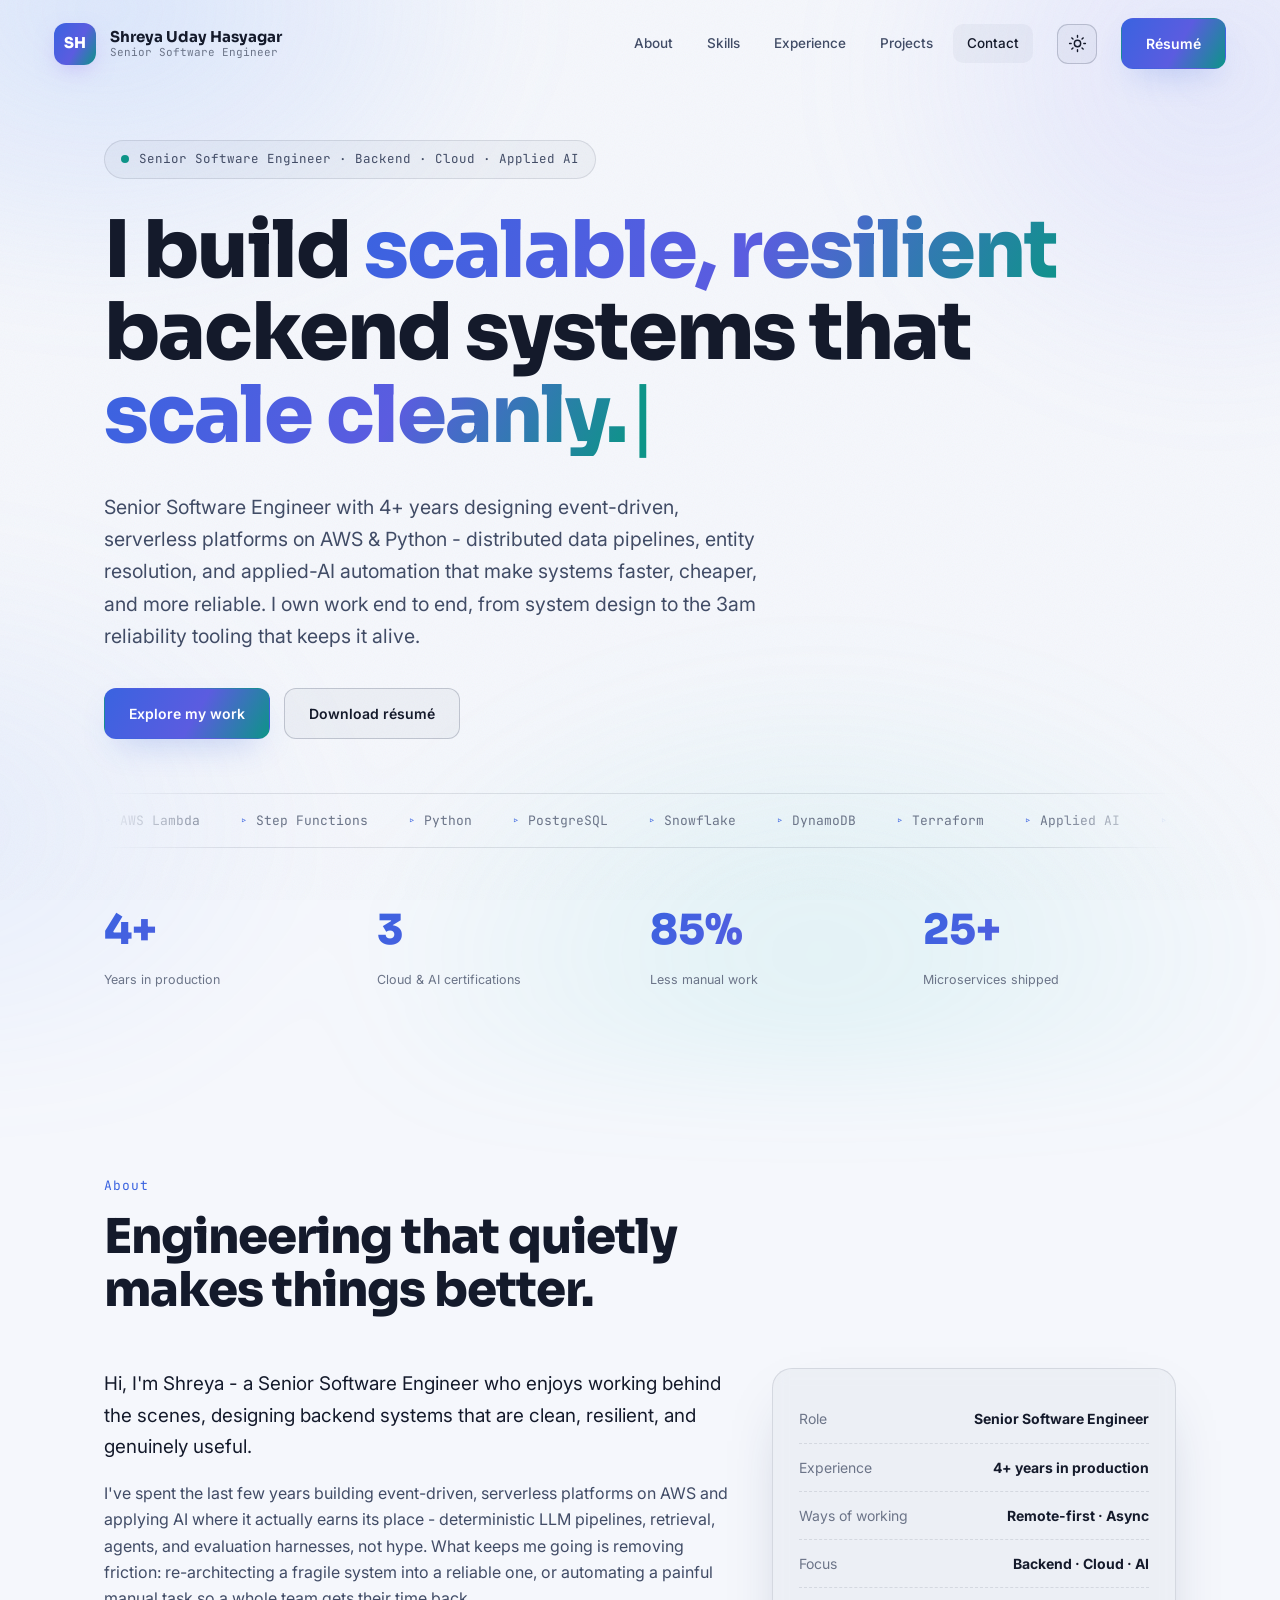
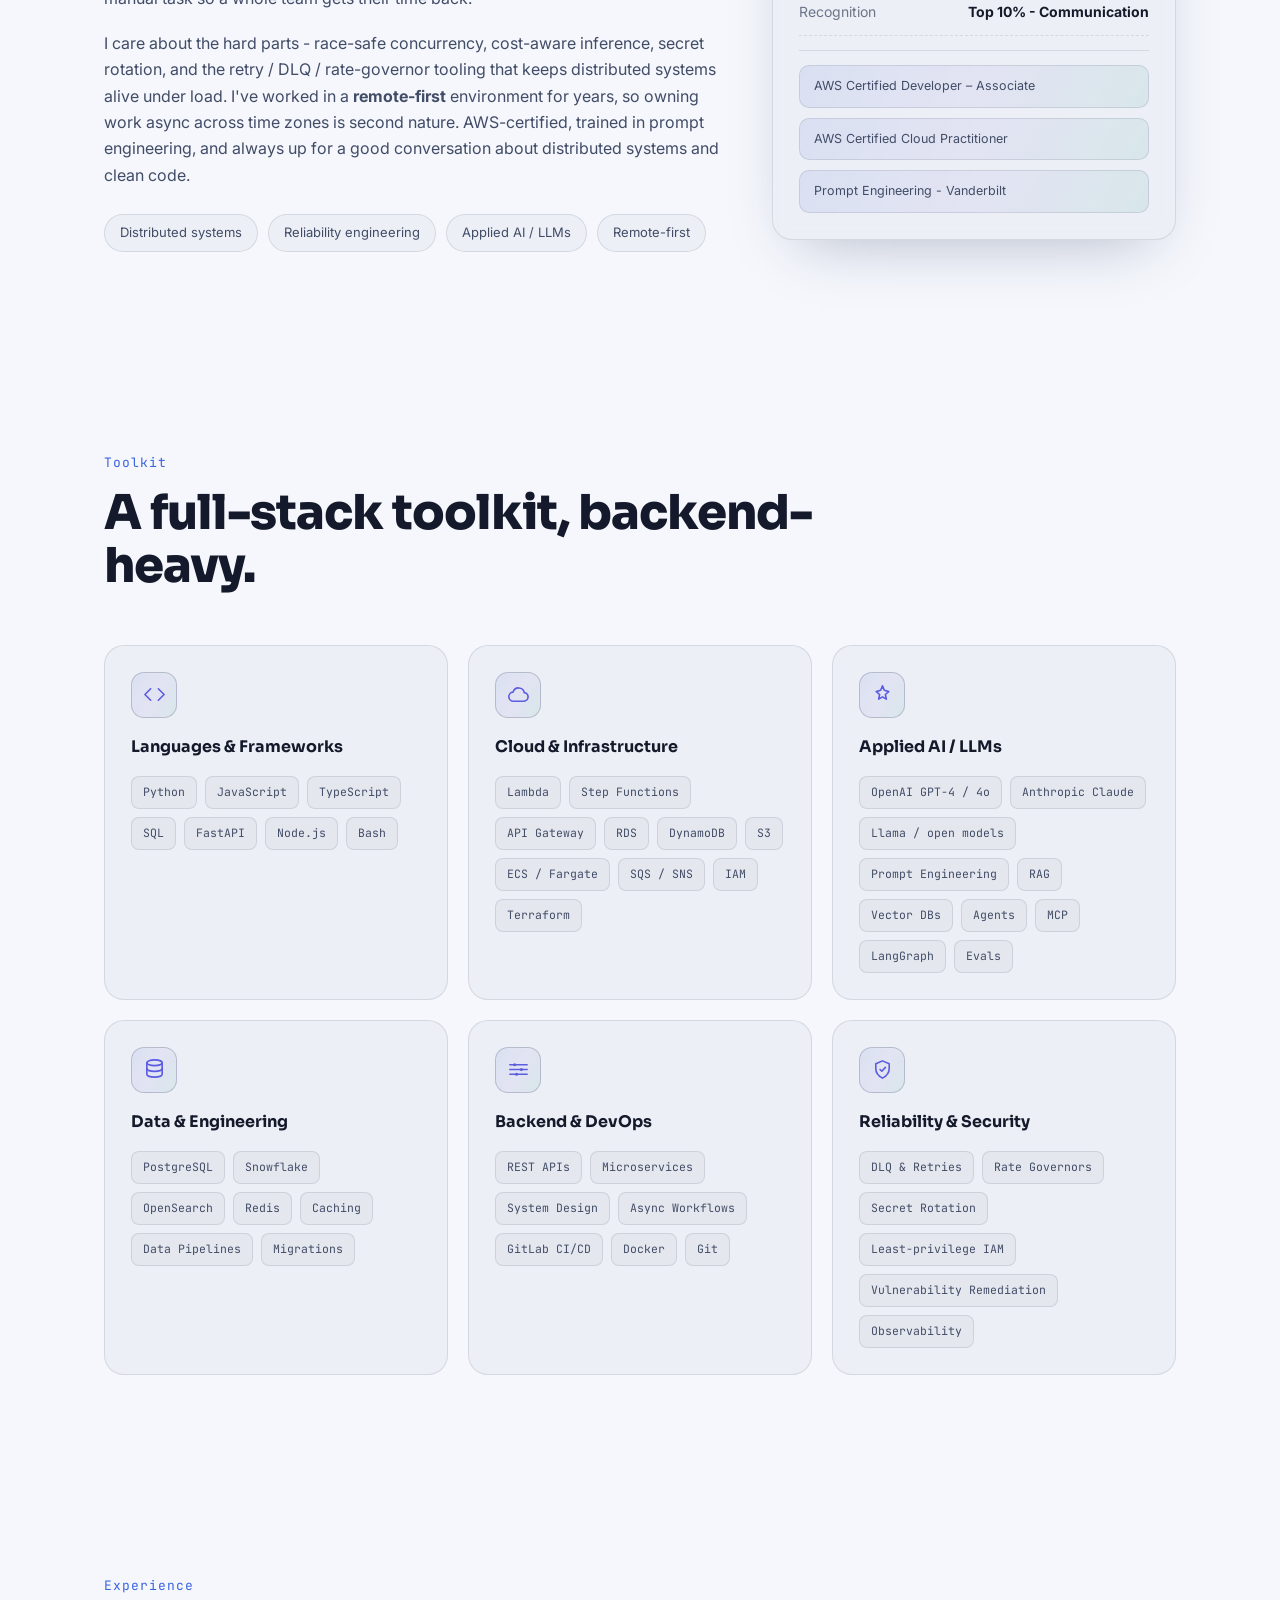
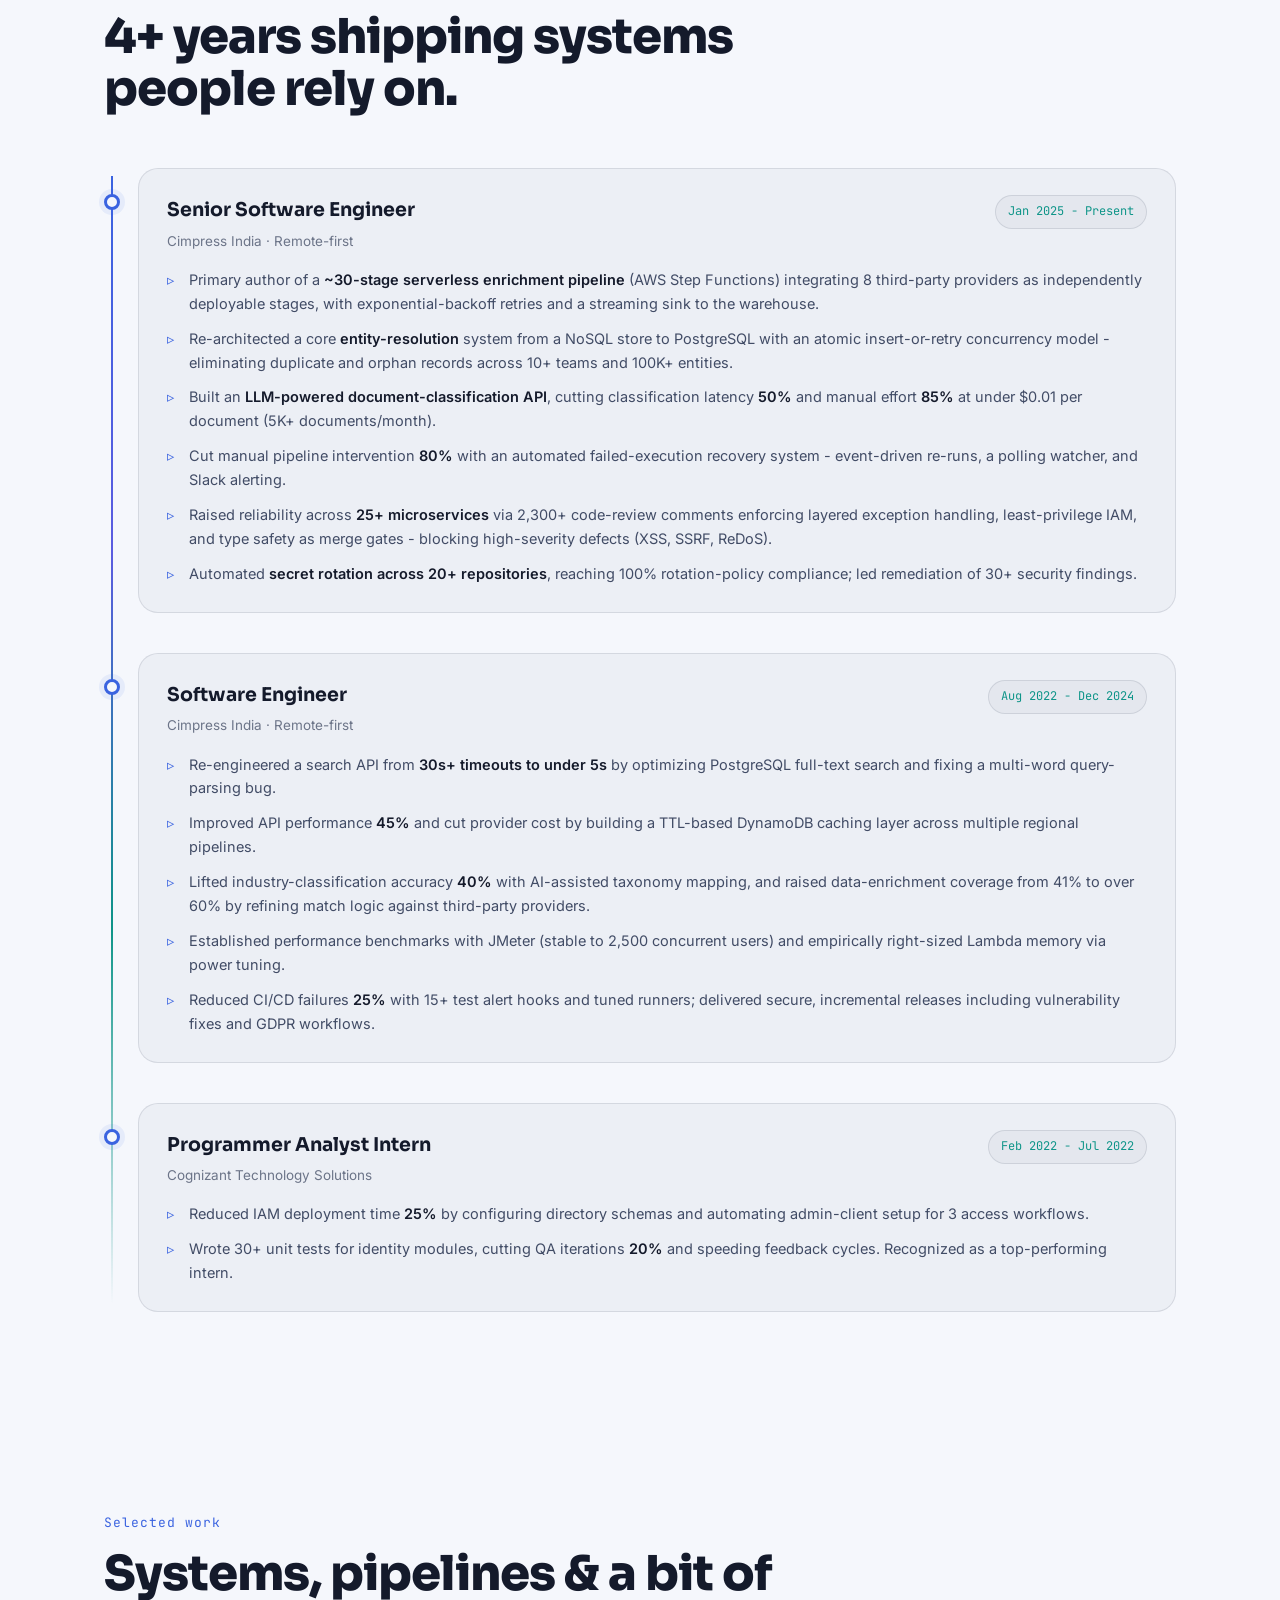
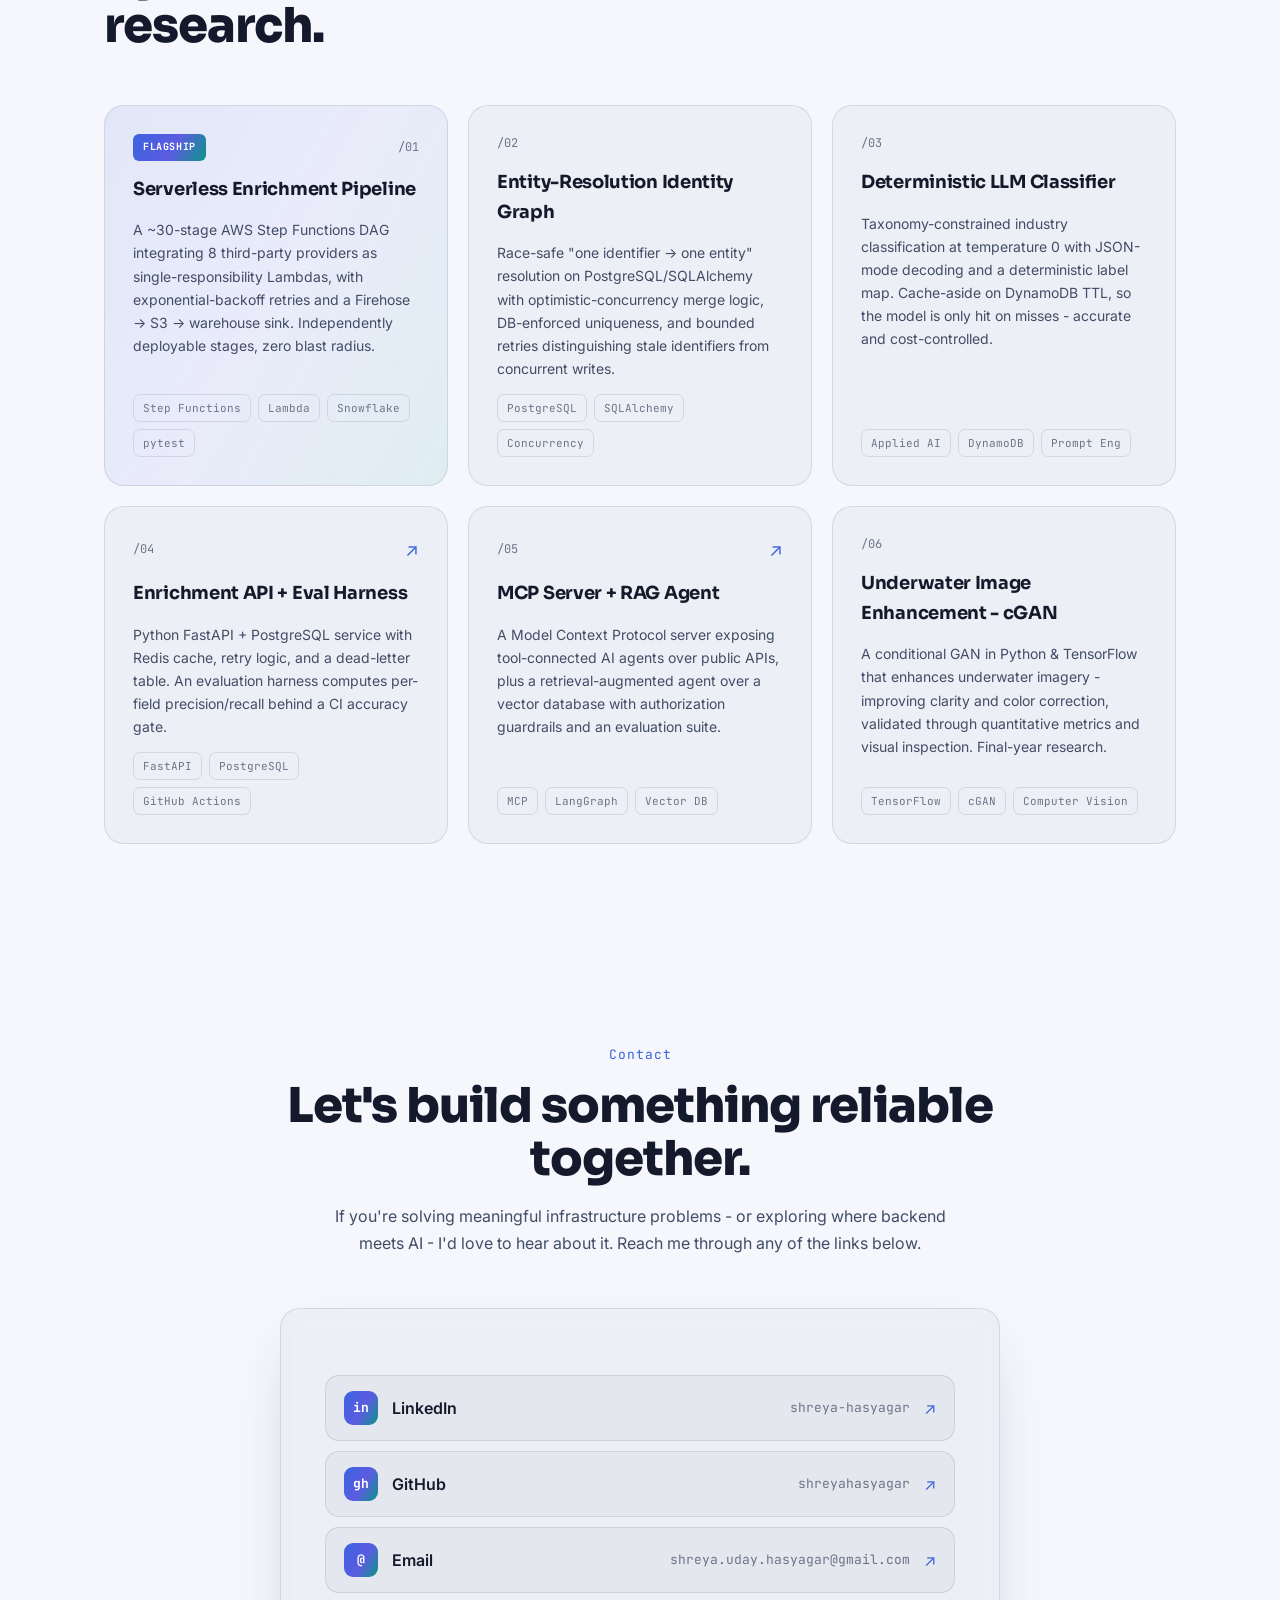
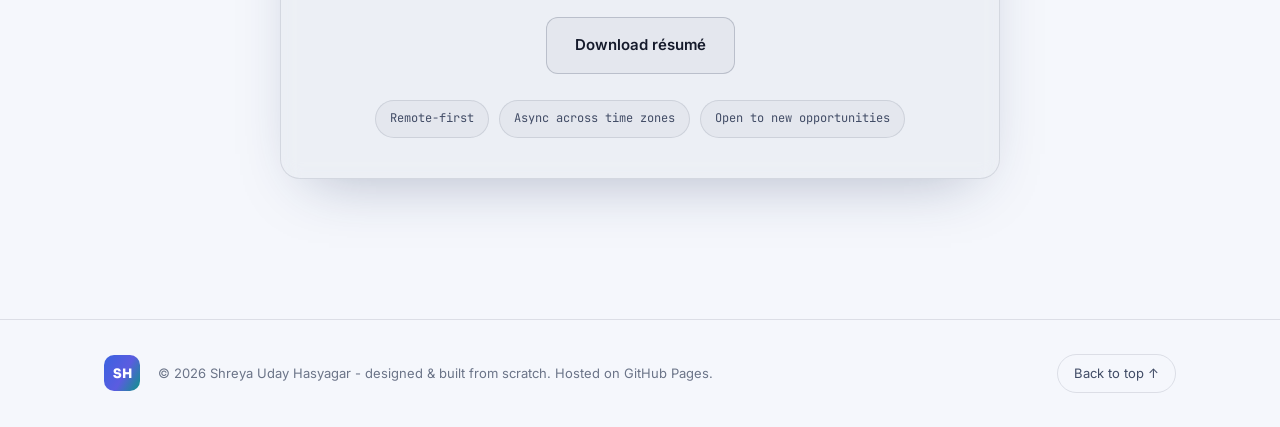
<file: index.html>
<!DOCTYPE html>
<html lang="en">
<head>
  <meta charset="UTF-8" />
  <meta name="viewport" content="width=device-width, initial-scale=1.0" />
  <title>Shreya Uday Hasyagar - Senior Software Engineer · AWS · Python · Applied AI</title>
  <meta name="description" content="Senior Software Engineer building scalable, resilient backend systems on AWS with Python and applied AI - distributed serverless pipelines, entity resolution, and LLM-driven automation." />
  <meta name="author" content="Shreya Uday Hasyagar" />
  <meta name="theme-color" content="#0b0a10" />

  <meta property="og:type" content="website" />
  <meta property="og:title" content="Shreya Uday Hasyagar - Senior Software Engineer" />
  <meta property="og:description" content="Building scalable systems with AWS & Python · applied AI · reliability engineering." />
  <meta property="og:url" content="https://shreyahasyagar.github.io/" />

  <link rel="icon" href="assets/favicon.svg" type="image/svg+xml" />
  <link rel="preconnect" href="https://fonts.googleapis.com" />
  <link rel="preconnect" href="https://fonts.gstatic.com" crossorigin />
  <link href="https://fonts.googleapis.com/css2?family=Sora:wght@400;500;600;700;800&family=Inter:wght@400;500;600;700&family=JetBrains+Mono:wght@400;500;600&display=swap" rel="stylesheet" />
  <link rel="stylesheet" href="styles.css" />
</head>
<body>
  <!-- Ambient layers -->
  <div class="aurora" aria-hidden="true"></div>
  <div class="noise" aria-hidden="true"></div>
  <div class="spotlight" id="spotlight" aria-hidden="true"></div>
  <div class="scroll-progress" id="scrollProgress" aria-hidden="true"></div>

  <!-- Preloader -->
  <div class="preloader" id="preloader" aria-hidden="true">
    <div class="pre-mark">SH</div>
    <div class="pre-bar"><span></span></div>
  </div>

  <!-- NAV -->
  <header class="nav" id="nav">
    <a href="#top" class="brand" data-magnetic>
      <span class="brand-mark">SH</span>
      <span class="brand-meta">
        <span class="brand-name">Shreya Uday Hasyagar</span>
        <span class="brand-role">Senior Software Engineer</span>
      </span>
    </a>
    <nav class="nav-links" aria-label="Primary">
      <a href="#about">About</a>
      <a href="#skills">Skills</a>
      <a href="#work">Experience</a>
      <a href="#projects">Projects</a>
      <a href="#contact">Contact</a>
    </nav>
    <button class="theme-toggle" id="themeToggle" aria-label="Toggle light and dark theme" title="Toggle theme">
      <svg class="moon" viewBox="0 0 24 24" fill="none" stroke="currentColor" stroke-width="1.8" stroke-linecap="round" stroke-linejoin="round"><path d="M21 12.8A9 9 0 1 1 11.2 3a7 7 0 0 0 9.8 9.8z"/></svg>
      <svg class="sun" viewBox="0 0 24 24" fill="none" stroke="currentColor" stroke-width="1.8" stroke-linecap="round" stroke-linejoin="round"><circle cx="12" cy="12" r="4"/><path d="M12 2v2M12 20v2M4.9 4.9l1.4 1.4M17.7 17.7l1.4 1.4M2 12h2M20 12h2M4.9 19.1l1.4-1.4M17.7 6.3l1.4-1.4"/></svg>
    </button>
    <a class="btn btn-primary nav-cta" href="assets/Shreya_Hasyagar_Resume.pdf" download data-magnetic>Résumé</a>
    <button class="nav-toggle" id="navToggle" aria-label="Toggle navigation" aria-expanded="false">
      <span></span><span></span>
    </button>
  </header>

  <main id="top">
    <!-- HERO -->
    <section class="hero">
      <div class="hero-inner">
        <p class="eyebrow reveal">
          <span class="dot"></span> Senior Software Engineer · Backend · Cloud · Applied AI
        </p>
        <h1 class="hero-title reveal">
          I build <span class="grad">scalable, resilient</span>
          backend systems that<br />
          <span class="type-wrap"><span class="typed" id="typed"></span><span class="caret">|</span></span>
        </h1>
        <p class="hero-sub reveal">
          Senior Software Engineer with 4+ years designing event-driven, serverless platforms on
          AWS &amp; Python - distributed data pipelines, entity resolution, and applied-AI automation
          that make systems faster, cheaper, and more reliable. I own work end to end, from system
          design to the 3am reliability tooling that keeps it alive.
        </p>
        <div class="hero-cta reveal">
          <a class="btn btn-primary" href="#projects" data-magnetic>Explore my work</a>
          <a class="btn btn-ghost" href="assets/Shreya_Hasyagar_Resume.pdf" download data-magnetic>Download résumé</a>
        </div>

        <div class="hero-marquee reveal" aria-hidden="true">
          <div class="marquee-track" id="marquee">
            <span>AWS Lambda</span><span>Step Functions</span><span>Python</span><span>PostgreSQL</span>
            <span>Snowflake</span><span>DynamoDB</span><span>Terraform</span><span>Applied AI</span>
            <span>OpenSearch</span><span>Docker</span><span>TypeScript</span><span>GitLab CI/CD</span>
          </div>
        </div>

        <div class="hero-stats reveal">
          <div class="stat"><span class="stat-num" data-count="4" data-suffix="+">0</span><span class="stat-label">Years in production</span></div>
          <div class="stat"><span class="stat-num" data-count="3" data-suffix="">0</span><span class="stat-label">Cloud & AI certifications</span></div>
          <div class="stat"><span class="stat-num" data-count="85" data-suffix="%">0</span><span class="stat-label">Less manual work</span></div>
          <div class="stat"><span class="stat-num" data-count="25" data-suffix="+">0</span><span class="stat-label">Microservices shipped</span></div>
        </div>
      </div>
    </section>

    <!-- ABOUT -->
    <section class="section" id="about">
      <div class="section-head reveal">
        <span class="section-kicker">About</span>
        <h2>Engineering that quietly makes things better.</h2>
      </div>
      <div class="about-grid">
        <div class="about-copy reveal">
          <p class="lead">
            Hi, I'm Shreya - a Senior Software Engineer who enjoys working behind the scenes,
            designing backend systems that are clean, resilient, and genuinely useful.
          </p>
          <p>
            I've spent the last few years building event-driven, serverless platforms on AWS and
            applying AI where it actually earns its place - deterministic LLM pipelines, retrieval,
            agents, and evaluation harnesses, not hype. What keeps me going is removing friction:
            re-architecting a fragile system into a reliable one, or automating a painful manual task
            so a whole team gets their time back.
          </p>
          <p>
            I care about the hard parts - race-safe concurrency, cost-aware inference, secret rotation,
            and the retry / DLQ / rate-governor tooling that keeps distributed systems alive under load.
            I've worked in a <b>remote-first</b> environment for years, so owning work async across time
            zones is second nature. AWS-certified, trained in prompt engineering, and always up for a
            good conversation about distributed systems and clean code.
          </p>
          <div class="about-tags">
            <span>Distributed systems</span><span>Reliability engineering</span>
            <span>Applied AI / LLMs</span><span>Remote-first</span>
          </div>
        </div>
        <aside class="about-panel reveal" data-tilt>
          <div class="panel-row"><span>Role</span><b>Senior Software Engineer</b></div>
          <div class="panel-row"><span>Experience</span><b>4+ years in production</b></div>
          <div class="panel-row"><span>Ways of working</span><b>Remote-first · Async</b></div>
          <div class="panel-row"><span>Focus</span><b>Backend · Cloud · AI</b></div>
          <div class="panel-row"><span>Recognition</span><b>Top 10% - Communication</b></div>
          <div class="panel-divider"></div>
          <div class="panel-certs">
            <span class="cert">AWS Certified Developer – Associate</span>
            <span class="cert">AWS Certified Cloud Practitioner</span>
            <span class="cert">Prompt Engineering - Vanderbilt</span>
          </div>
        </aside>
      </div>
    </section>

    <!-- SKILLS -->
    <section class="section" id="skills">
      <div class="section-head reveal">
        <span class="section-kicker">Toolkit</span>
        <h2>A full-stack toolkit, backend-heavy.</h2>
      </div>
      <div class="skills-grid">
        <article class="skill-card reveal" data-tilt>
          <div class="skill-ic">
            <svg viewBox="0 0 24 24" fill="none" stroke="currentColor" stroke-width="1.7" stroke-linecap="round" stroke-linejoin="round"><polyline points="16 18 22 12 16 6"/><polyline points="8 6 2 12 8 18"/></svg>
          </div>
          <h3>Languages &amp; Frameworks</h3>
          <div class="chips">
            <span>Python</span><span>JavaScript</span><span>TypeScript</span><span>SQL</span><span>FastAPI</span><span>Node.js</span><span>Bash</span>
          </div>
        </article>
        <article class="skill-card reveal" data-tilt>
          <div class="skill-ic">
            <svg viewBox="0 0 24 24" fill="none" stroke="currentColor" stroke-width="1.7" stroke-linecap="round" stroke-linejoin="round"><path d="M17.5 19a4.5 4.5 0 0 0 .5-8.97A6 6 0 0 0 6.34 9.5 4.5 4.5 0 0 0 7 19z"/></svg>
          </div>
          <h3>Cloud &amp; Infrastructure</h3>
          <div class="chips">
            <span>Lambda</span><span>Step Functions</span><span>API Gateway</span><span>RDS</span><span>DynamoDB</span><span>S3</span><span>ECS / Fargate</span><span>SQS / SNS</span><span>IAM</span><span>Terraform</span>
          </div>
        </article>
        <article class="skill-card reveal" data-tilt>
          <div class="skill-ic">
            <svg viewBox="0 0 24 24" fill="none" stroke="currentColor" stroke-width="1.7" stroke-linecap="round" stroke-linejoin="round"><path d="M12 3l1.9 4.6L18.5 9l-3.5 3 1 4.8L12 14.5 8 16.8l1-4.8L5.5 9l4.6-1.4z"/></svg>
          </div>
          <h3>Applied AI / LLMs</h3>
          <div class="chips">
            <span>OpenAI GPT-4 / 4o</span><span>Anthropic Claude</span><span>Llama / open models</span><span>Prompt Engineering</span><span>RAG</span><span>Vector DBs</span><span>Agents</span><span>MCP</span><span>LangGraph</span><span>Evals</span>
          </div>
        </article>
        <article class="skill-card reveal" data-tilt>
          <div class="skill-ic">
            <svg viewBox="0 0 24 24" fill="none" stroke="currentColor" stroke-width="1.7" stroke-linecap="round" stroke-linejoin="round"><ellipse cx="12" cy="5" rx="8" ry="3"/><path d="M4 5v6c0 1.66 3.58 3 8 3s8-1.34 8-3V5"/><path d="M4 11v6c0 1.66 3.58 3 8 3s8-1.34 8-3v-6"/></svg>
          </div>
          <h3>Data &amp; Engineering</h3>
          <div class="chips">
            <span>PostgreSQL</span><span>Snowflake</span><span>OpenSearch</span><span>Redis</span><span>Caching</span><span>Data Pipelines</span><span>Migrations</span>
          </div>
        </article>
        <article class="skill-card reveal" data-tilt>
          <div class="skill-ic">
            <svg viewBox="0 0 24 24" fill="none" stroke="currentColor" stroke-width="1.7" stroke-linecap="round" stroke-linejoin="round"><path d="M3 7h18M3 12h18M3 17h18"/><circle cx="8" cy="7" r="1.6" fill="currentColor" stroke="none"/><circle cx="15" cy="12" r="1.6" fill="currentColor" stroke="none"/><circle cx="10" cy="17" r="1.6" fill="currentColor" stroke="none"/></svg>
          </div>
          <h3>Backend &amp; DevOps</h3>
          <div class="chips">
            <span>REST APIs</span><span>Microservices</span><span>System Design</span><span>Async Workflows</span><span>GitLab CI/CD</span><span>Docker</span><span>Git</span>
          </div>
        </article>
        <article class="skill-card reveal" data-tilt>
          <div class="skill-ic">
            <svg viewBox="0 0 24 24" fill="none" stroke="currentColor" stroke-width="1.7" stroke-linecap="round" stroke-linejoin="round"><path d="M12 3l7 3v5c0 4.5-3 8-7 10-4-2-7-5.5-7-10V6z"/><path d="M9.5 12l1.8 1.8L15 9.8"/></svg>
          </div>
          <h3>Reliability &amp; Security</h3>
          <div class="chips">
            <span>DLQ &amp; Retries</span><span>Rate Governors</span><span>Secret Rotation</span><span>Least-privilege IAM</span><span>Vulnerability Remediation</span><span>Observability</span>
          </div>
        </article>
      </div>
    </section>

    <!-- EXPERIENCE -->
    <section class="section" id="work">
      <div class="section-head reveal">
        <span class="section-kicker">Experience</span>
        <h2>4+ years shipping systems people rely on.</h2>
      </div>
      <div class="timeline">
        <article class="tl-item reveal">
          <div class="tl-marker"></div>
          <div class="tl-card" data-tilt>
            <div class="tl-head">
              <div>
                <h3>Senior Software Engineer</h3>
                <p class="tl-org">Cimpress India · Remote-first</p>
              </div>
              <span class="tl-date">Jan 2025 - Present</span>
            </div>
            <ul>
              <li>Primary author of a <b>~30-stage serverless enrichment pipeline</b> (AWS Step Functions) integrating 8 third-party providers as independently deployable stages, with exponential-backoff retries and a streaming sink to the warehouse.</li>
              <li>Re-architected a core <b>entity-resolution</b> system from a NoSQL store to PostgreSQL with an atomic insert-or-retry concurrency model - eliminating duplicate and orphan records across 10+ teams and 100K+ entities.</li>
              <li>Built an <b>LLM-powered document-classification API</b>, cutting classification latency <b>50%</b> and manual effort <b>85%</b> at under $0.01 per document (5K+ documents/month).</li>
              <li>Cut manual pipeline intervention <b>80%</b> with an automated failed-execution recovery system - event-driven re-runs, a polling watcher, and Slack alerting.</li>
              <li>Raised reliability across <b>25+ microservices</b> via 2,300+ code-review comments enforcing layered exception handling, least-privilege IAM, and type safety as merge gates - blocking high-severity defects (XSS, SSRF, ReDoS).</li>
              <li>Automated <b>secret rotation across 20+ repositories</b>, reaching 100% rotation-policy compliance; led remediation of 30+ security findings.</li>
            </ul>
          </div>
        </article>

        <article class="tl-item reveal">
          <div class="tl-marker"></div>
          <div class="tl-card" data-tilt>
            <div class="tl-head">
              <div>
                <h3>Software Engineer</h3>
                <p class="tl-org">Cimpress India · Remote-first</p>
              </div>
              <span class="tl-date">Aug 2022 - Dec 2024</span>
            </div>
            <ul>
              <li>Re-engineered a search API from <b>30s+ timeouts to under 5s</b> by optimizing PostgreSQL full-text search and fixing a multi-word query-parsing bug.</li>
              <li>Improved API performance <b>45%</b> and cut provider cost by building a TTL-based DynamoDB caching layer across multiple regional pipelines.</li>
              <li>Lifted industry-classification accuracy <b>40%</b> with AI-assisted taxonomy mapping, and raised data-enrichment coverage from 41% to over 60% by refining match logic against third-party providers.</li>
              <li>Established performance benchmarks with JMeter (stable to 2,500 concurrent users) and empirically right-sized Lambda memory via power tuning.</li>
              <li>Reduced CI/CD failures <b>25%</b> with 15+ test alert hooks and tuned runners; delivered secure, incremental releases including vulnerability fixes and GDPR workflows.</li>
            </ul>
          </div>
        </article>

        <article class="tl-item reveal">
          <div class="tl-marker"></div>
          <div class="tl-card" data-tilt>
            <div class="tl-head">
              <div>
                <h3>Programmer Analyst Intern</h3>
                <p class="tl-org">Cognizant Technology Solutions</p>
              </div>
              <span class="tl-date">Feb 2022 - Jul 2022</span>
            </div>
            <ul>
              <li>Reduced IAM deployment time <b>25%</b> by configuring directory schemas and automating admin-client setup for 3 access workflows.</li>
              <li>Wrote 30+ unit tests for identity modules, cutting QA iterations <b>20%</b> and speeding feedback cycles. Recognized as a top-performing intern.</li>
            </ul>
          </div>
        </article>
      </div>
    </section>

    <!-- PROJECTS -->
    <section class="section" id="projects">
      <div class="section-head reveal">
        <span class="section-kicker">Selected work</span>
        <h2>Systems, pipelines &amp; a bit of research.</h2>
      </div>
      <div class="projects-grid">
        <article class="project-card reveal feature" data-tilt>
          <div class="project-top">
            <span class="badge">Flagship</span>
            <span class="project-idx">/01</span>
          </div>
          <h3>Serverless Enrichment Pipeline</h3>
          <p>A ~30-stage AWS Step Functions DAG integrating 8 third-party providers as single-responsibility Lambdas, with exponential-backoff retries and a Firehose → S3 → warehouse sink. Independently deployable stages, zero blast radius.</p>
          <div class="tags"><span>Step Functions</span><span>Lambda</span><span>Snowflake</span><span>pytest</span></div>
        </article>
        <article class="project-card reveal" data-tilt>
          <div class="project-top"><span class="project-idx">/02</span></div>
          <h3>Entity-Resolution Identity Graph</h3>
          <p>Race-safe "one identifier → one entity" resolution on PostgreSQL/SQLAlchemy with optimistic-concurrency merge logic, DB-enforced uniqueness, and bounded retries distinguishing stale identifiers from concurrent writes.</p>
          <div class="tags"><span>PostgreSQL</span><span>SQLAlchemy</span><span>Concurrency</span></div>
        </article>
        <article class="project-card reveal" data-tilt>
          <div class="project-top"><span class="project-idx">/03</span></div>
          <h3>Deterministic LLM Classifier</h3>
          <p>Taxonomy-constrained industry classification at temperature 0 with JSON-mode decoding and a deterministic label map. Cache-aside on DynamoDB TTL, so the model is only hit on misses - accurate and cost-controlled.</p>
          <div class="tags"><span>Applied AI</span><span>DynamoDB</span><span>Prompt Eng</span></div>
        </article>
        <article class="project-card reveal" data-tilt>
          <div class="project-top">
            <span class="project-idx">/04</span>
            <a class="project-link" href="https://github.com/shreyahasyagar" target="_blank" rel="noopener" aria-label="GitHub">↗</a>
          </div>
          <h3>Enrichment API + Eval Harness</h3>
          <p>Python FastAPI + PostgreSQL service with Redis cache, retry logic, and a dead-letter table. An evaluation harness computes per-field precision/recall behind a CI accuracy gate.</p>
          <div class="tags"><span>FastAPI</span><span>PostgreSQL</span><span>GitHub Actions</span></div>
        </article>
        <article class="project-card reveal" data-tilt>
          <div class="project-top">
            <span class="project-idx">/05</span>
            <a class="project-link" href="https://github.com/shreyahasyagar" target="_blank" rel="noopener" aria-label="GitHub">↗</a>
          </div>
          <h3>MCP Server + RAG Agent</h3>
          <p>A Model Context Protocol server exposing tool-connected AI agents over public APIs, plus a retrieval-augmented agent over a vector database with authorization guardrails and an evaluation suite.</p>
          <div class="tags"><span>MCP</span><span>LangGraph</span><span>Vector DB</span></div>
        </article>
        <article class="project-card reveal" data-tilt>
          <div class="project-top"><span class="project-idx">/06</span></div>
          <h3>Underwater Image Enhancement - cGAN</h3>
          <p>A conditional GAN in Python &amp; TensorFlow that enhances underwater imagery - improving clarity and color correction, validated through quantitative metrics and visual inspection. Final-year research.</p>
          <div class="tags"><span>TensorFlow</span><span>cGAN</span><span>Computer Vision</span></div>
        </article>
      </div>
    </section>

    <!-- CONTACT -->
    <section class="section contact" id="contact">
      <div class="section-head center reveal">
        <span class="section-kicker">Contact</span>
        <h2>Let's build something reliable together.</h2>
        <p class="contact-lead">
          If you're solving meaningful infrastructure problems - or exploring where backend meets AI -
          I'd love to hear about it. Reach me through any of the links below.
        </p>
      </div>

      <div class="contact-card reveal" data-tilt>
        <div class="social-links">
          <a class="social-row" href="https://www.linkedin.com/in/shreya-hasyagar" target="_blank" rel="noopener">
            <span class="s-ic">in</span><span class="s-name">LinkedIn</span><span class="s-handle">shreya-hasyagar</span><span class="s-arrow">↗</span>
          </a>
          <a class="social-row" href="https://github.com/shreyahasyagar" target="_blank" rel="noopener">
            <span class="s-ic">gh</span><span class="s-name">GitHub</span><span class="s-handle">shreyahasyagar</span><span class="s-arrow">↗</span>
          </a>
          <a class="social-row" href="mailto:shreya.uday.hasyagar@gmail.com">
            <span class="s-ic">@</span><span class="s-name">Email</span><span class="s-handle">shreya.uday.hasyagar@gmail.com</span><span class="s-arrow">↗</span>
          </a>
        </div>
        <div class="contact-actions">
          <a class="btn btn-ghost btn-lg" href="assets/Shreya_Hasyagar_Resume.pdf" download data-magnetic>Download résumé</a>
        </div>
        <div class="contact-foot">
          <span class="tz-badge">Remote-first</span>
          <span class="tz-badge">Async across time zones</span>
          <span class="tz-badge">Open to new opportunities</span>
        </div>
      </div>
    </section>
  </main>

  <footer class="footer">
    <div class="footer-inner">
      <span class="footer-mark">SH</span>
      <p>© <span id="year"></span> Shreya Uday Hasyagar - designed &amp; built from scratch. Hosted on GitHub Pages.</p>
      <a href="#top" class="to-top" data-magnetic>Back to top ↑</a>
    </div>
  </footer>

  <div class="toast" id="toast" role="status" aria-live="polite"></div>

  <script src="main.js"></script>
</body>
</html>
</file>
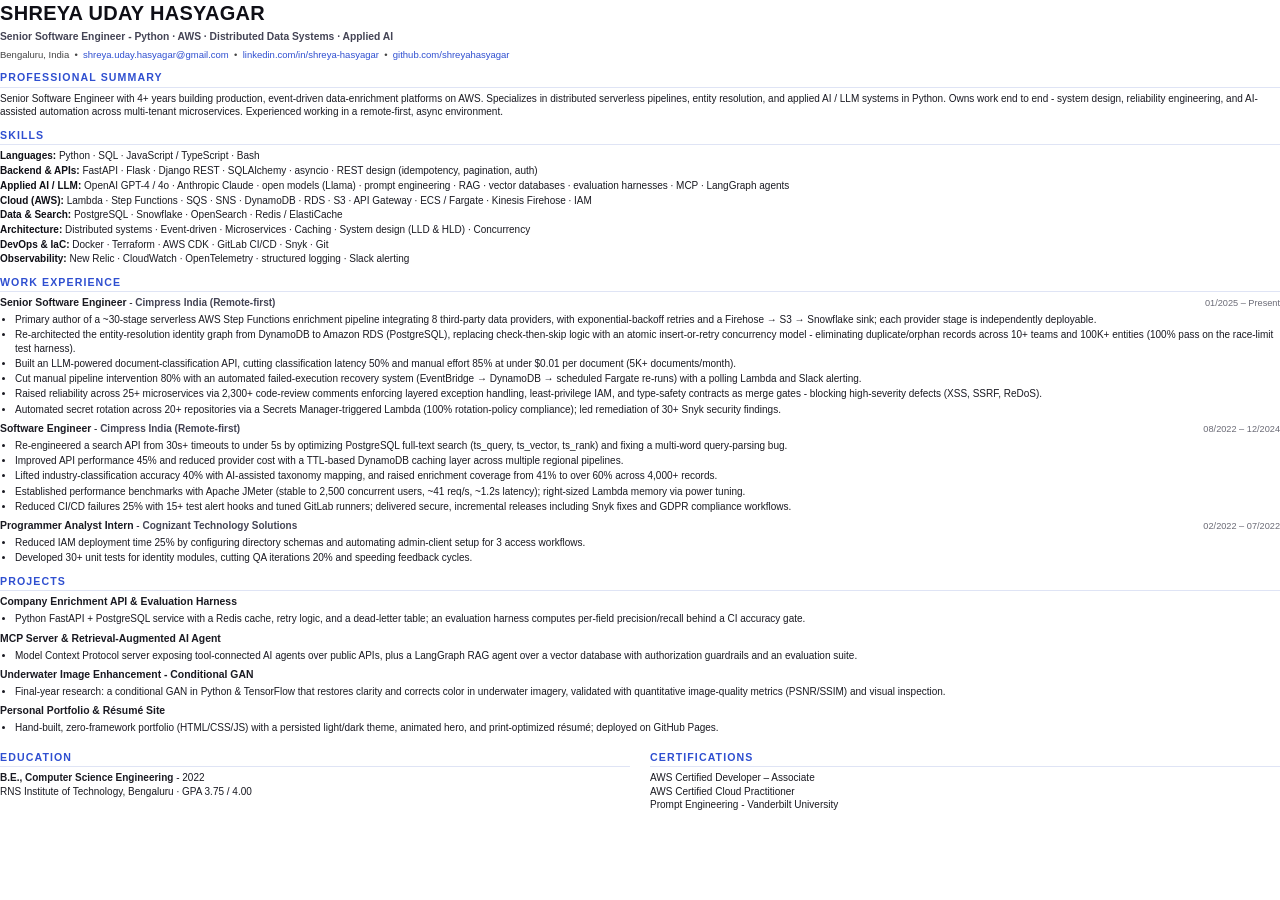
<file: assets/resume.html>
<!DOCTYPE html>
<html lang="en">
<head>
<meta charset="UTF-8" />
<style>
  @page { size: A4; margin: 9mm 14mm; }
  * { box-sizing: border-box; }
  html, body { height: auto; }
  body { font-family: "Helvetica Neue", Arial, sans-serif; color: #1a1a22; font-size: 10px; line-height: 1.34; margin: 0; }
  h1 { font-size: 20px; letter-spacing: .3px; margin: 0; color: #0f0f16; }
  .role { font-size: 10.3px; color: #445; margin: 3px 0 5px; font-weight: 600; }
  .contact { font-size: 9.5px; color: #444; }
  .contact a { color: #2f4fd0; text-decoration: none; }
  h2 { font-size: 10.6px; text-transform: uppercase; letter-spacing: 1.1px; color: #2f4fd0; margin: 9px 0 4px; border-bottom: 1.3px solid #dfe4f5; padding-bottom: 2.5px; }
  .job { margin-bottom: 6px; }
  .job-head { display: flex; justify-content: space-between; align-items: baseline; }
  .job-title { font-weight: 700; font-size: 10.4px; }
  .job-org { color: #445; font-weight: 600; }
  .job-date { color: #6b6b76; font-size: 9.2px; white-space: nowrap; }
  ul { margin: 3px 0 0; padding-left: 15px; }
  li { margin-bottom: 1.8px; }
  p { margin: 2px 0; }
  .sk { margin: 1.3px 0; }
  .sk b { color: #0f0f16; }
  .two { display: flex; justify-content: space-between; gap: 20px; }
</style>
</head>
<body>
  <h1>SHREYA UDAY HASYAGAR</h1>
  <div class="role">Senior Software Engineer - Python · AWS · Distributed Data Systems · Applied AI</div>
  <div class="contact">
    Bengaluru, India &nbsp;•&nbsp; <a href="mailto:shreya.uday.hasyagar@gmail.com">shreya.uday.hasyagar@gmail.com</a>
    &nbsp;•&nbsp; <a href="https://linkedin.com/in/shreya-hasyagar">linkedin.com/in/shreya-hasyagar</a>
    &nbsp;•&nbsp; <a href="https://github.com/shreyahasyagar">github.com/shreyahasyagar</a>
  </div>

  <h2>Professional Summary</h2>
  <p>Senior Software Engineer with 4+ years building production, event-driven data-enrichment platforms on AWS. Specializes in distributed serverless pipelines, entity resolution, and applied AI / LLM systems in Python. Owns work end to end - system design, reliability engineering, and AI-assisted automation across multi-tenant microservices. Experienced working in a remote-first, async environment.</p>

  <h2>Skills</h2>
  <div class="sk"><b>Languages:</b> Python · SQL · JavaScript / TypeScript · Bash</div>
  <div class="sk"><b>Backend &amp; APIs:</b> FastAPI · Flask · Django REST · SQLAlchemy · asyncio · REST design (idempotency, pagination, auth)</div>
  <div class="sk"><b>Applied AI / LLM:</b> OpenAI GPT-4 / 4o · Anthropic Claude · open models (Llama) · prompt engineering · RAG · vector databases · evaluation harnesses · MCP · LangGraph agents</div>
  <div class="sk"><b>Cloud (AWS):</b> Lambda · Step Functions · SQS · SNS · DynamoDB · RDS · S3 · API Gateway · ECS / Fargate · Kinesis Firehose · IAM</div>
  <div class="sk"><b>Data &amp; Search:</b> PostgreSQL · Snowflake · OpenSearch · Redis / ElastiCache</div>
  <div class="sk"><b>Architecture:</b> Distributed systems · Event-driven · Microservices · Caching · System design (LLD &amp; HLD) · Concurrency</div>
  <div class="sk"><b>DevOps &amp; IaC:</b> Docker · Terraform · AWS CDK · GitLab CI/CD · Snyk · Git</div>
  <div class="sk"><b>Observability:</b> New Relic · CloudWatch · OpenTelemetry · structured logging · Slack alerting</div>

  <h2>Work Experience</h2>
  <div class="job">
    <div class="job-head"><span><span class="job-title">Senior Software Engineer</span> - <span class="job-org">Cimpress India (Remote-first)</span></span><span class="job-date">01/2025 – Present</span></div>
    <ul>
      <li>Primary author of a ~30-stage serverless AWS Step Functions enrichment pipeline integrating 8 third-party data providers, with exponential-backoff retries and a Firehose → S3 → Snowflake sink; each provider stage is independently deployable.</li>
      <li>Re-architected the entity-resolution identity graph from DynamoDB to Amazon RDS (PostgreSQL), replacing check-then-skip logic with an atomic insert-or-retry concurrency model - eliminating duplicate/orphan records across 10+ teams and 100K+ entities (100% pass on the race-limit test harness).</li>
      <li>Built an LLM-powered document-classification API, cutting classification latency 50% and manual effort 85% at under $0.01 per document (5K+ documents/month).</li>
      <li>Cut manual pipeline intervention 80% with an automated failed-execution recovery system (EventBridge → DynamoDB → scheduled Fargate re-runs) with a polling Lambda and Slack alerting.</li>
      <li>Raised reliability across 25+ microservices via 2,300+ code-review comments enforcing layered exception handling, least-privilege IAM, and type-safety contracts as merge gates - blocking high-severity defects (XSS, SSRF, ReDoS).</li>
      <li>Automated secret rotation across 20+ repositories via a Secrets Manager-triggered Lambda (100% rotation-policy compliance); led remediation of 30+ Snyk security findings.</li>
    </ul>
  </div>
  <div class="job">
    <div class="job-head"><span><span class="job-title">Software Engineer</span> - <span class="job-org">Cimpress India (Remote-first)</span></span><span class="job-date">08/2022 – 12/2024</span></div>
    <ul>
      <li>Re-engineered a search API from 30s+ timeouts to under 5s by optimizing PostgreSQL full-text search (ts_query, ts_vector, ts_rank) and fixing a multi-word query-parsing bug.</li>
      <li>Improved API performance 45% and reduced provider cost with a TTL-based DynamoDB caching layer across multiple regional pipelines.</li>
      <li>Lifted industry-classification accuracy 40% with AI-assisted taxonomy mapping, and raised enrichment coverage from 41% to over 60% across 4,000+ records.</li>
      <li>Established performance benchmarks with Apache JMeter (stable to 2,500 concurrent users, ~41 req/s, ~1.2s latency); right-sized Lambda memory via power tuning.</li>
      <li>Reduced CI/CD failures 25% with 15+ test alert hooks and tuned GitLab runners; delivered secure, incremental releases including Snyk fixes and GDPR compliance workflows.</li>
    </ul>
  </div>
  <div class="job">
    <div class="job-head"><span><span class="job-title">Programmer Analyst Intern</span> - <span class="job-org">Cognizant Technology Solutions</span></span><span class="job-date">02/2022 – 07/2022</span></div>
    <ul>
      <li>Reduced IAM deployment time 25% by configuring directory schemas and automating admin-client setup for 3 access workflows.</li>
      <li>Developed 30+ unit tests for identity modules, cutting QA iterations 20% and speeding feedback cycles.</li>
    </ul>
  </div>

  <h2>Projects</h2>
  <div class="job">
    <div class="job-title">Company Enrichment API &amp; Evaluation Harness</div>
    <ul><li>Python FastAPI + PostgreSQL service with a Redis cache, retry logic, and a dead-letter table; an evaluation harness computes per-field precision/recall behind a CI accuracy gate.</li></ul>
  </div>
  <div class="job">
    <div class="job-title">MCP Server &amp; Retrieval-Augmented AI Agent</div>
    <ul><li>Model Context Protocol server exposing tool-connected AI agents over public APIs, plus a LangGraph RAG agent over a vector database with authorization guardrails and an evaluation suite.</li></ul>
  </div>
  <div class="job">
    <div class="job-title">Underwater Image Enhancement - Conditional GAN</div>
    <ul><li>Final-year research: a conditional GAN in Python &amp; TensorFlow that restores clarity and corrects color in underwater imagery, validated with quantitative image-quality metrics (PSNR/SSIM) and visual inspection.</li></ul>
  </div>
  <div class="job">
    <div class="job-title">Personal Portfolio &amp; Résumé Site</div>
    <ul><li>Hand-built, zero-framework portfolio (HTML/CSS/JS) with a persisted light/dark theme, animated hero, and print-optimized résumé; deployed on GitHub Pages.</li></ul>
  </div>

  <div class="two">
    <div style="flex:1">
      <h2>Education</h2>
      <p><b>B.E., Computer Science Engineering</b> - 2022<br>RNS Institute of Technology, Bengaluru · GPA 3.75 / 4.00</p>
    </div>
    <div style="flex:1">
      <h2>Certifications</h2>
      <p>AWS Certified Developer – Associate<br>AWS Certified Cloud Practitioner<br>Prompt Engineering - Vanderbilt University</p>
    </div>
  </div>
</body>
</html>
</file>
<file: styles.css>
:root {
  --bg: #0c0e14;
  --bg-2: #11131c;
  --surface: rgba(255, 255, 255, 0.04);
  --surface-solid: #12151f;
  --border: rgba(255, 255, 255, 0.08);
  --border-strong: rgba(255, 255, 255, 0.15);
  --text: #e9edf6;
  --text-dim: #a9b2c6;
  --text-mut: #6c7688;
  --c1: #6ea0ff;   /* soft blue */
  --c2: #8b93ff;   /* periwinkle */
  --c3: #4fd1c5;   /* teal accent */
  --c4: #8b93ff;
  --accent-glow: rgba(110, 160, 255, 0.5);
  --accent-tint: rgba(110, 160, 255, 0.10);
  --grad: linear-gradient(120deg, #6ea0ff 0%, #8b93ff 55%, #4fd1c5 100%);
  --grad-soft: linear-gradient(120deg, rgba(110,160,255,.14), rgba(139,147,255,.10), rgba(79,209,197,.12));
  --on-accent: #0a0e18;
  --radius: 20px;
  --radius-sm: 12px;
  --shadow: 0 30px 80px -30px rgba(0, 0, 0, 0.75);
  --max: 1180px;
  --ease: cubic-bezier(0.22, 1, 0.36, 1);
}

[data-theme="light"] {
  --bg: #f5f7fc;
  --bg-2: #eaeef7;
  --surface: rgba(20, 30, 60, 0.035);
  --surface-solid: #ffffff;
  --border: rgba(18, 28, 55, 0.11);
  --border-strong: rgba(18, 28, 55, 0.20);
  --text: #141a2b;
  --text-dim: #414c66;
  --text-mut: #6b7488;
  --c1: #3a63e0;
  --c2: #5b5ce0;
  --c3: #0d9488;
  --c4: #5b5ce0;
  --accent-glow: rgba(58, 99, 224, 0.35);
  --accent-tint: rgba(58, 99, 224, 0.08);
  --grad: linear-gradient(120deg, #3a63e0 0%, #5b5ce0 55%, #0d9488 100%);
  --grad-soft: linear-gradient(120deg, rgba(58,99,224,.10), rgba(91,92,224,.07), rgba(13,148,136,.09));
  --on-accent: #ffffff;
  --shadow: 0 24px 60px -28px rgba(30, 45, 90, 0.35);
}

* { box-sizing: border-box; margin: 0; padding: 0; }
html { scroll-behavior: smooth; scroll-padding-top: 100px; }
body {
  font-family: "Inter", system-ui, -apple-system, sans-serif;
  background: var(--bg);
  color: var(--text);
  line-height: 1.65;
  -webkit-font-smoothing: antialiased;
  overflow-x: hidden;
  cursor: default;
  transition: background .4s var(--ease), color .4s var(--ease);
}
::selection { background: rgba(167, 139, 250, 0.35); color: #fff; }
a { color: inherit; text-decoration: none; }
h1, h2, h3, .brand-name { font-family: "Sora", "Inter", sans-serif; }

/* ---------- Ambient background ---------- */
.aurora {
  position: fixed; inset: -20%; z-index: -3; pointer-events: none;
  background:
    radial-gradient(40% 40% at 20% 15%, rgba(110, 160, 255, 0.20), transparent 60%),
    radial-gradient(35% 45% at 82% 20%, rgba(139, 147, 255, 0.16), transparent 60%),
    radial-gradient(45% 40% at 60% 90%, rgba(79, 209, 197, 0.12), transparent 60%),
    radial-gradient(40% 40% at 10% 80%, rgba(110, 160, 255, 0.10), transparent 60%);
  filter: blur(46px);
  animation: drift 26s ease-in-out infinite alternate;
}
@keyframes drift {
  0% { transform: translate3d(0,0,0) scale(1); }
  50% { transform: translate3d(2%, -2%, 0) scale(1.06); }
  100% { transform: translate3d(-2%, 2%, 0) scale(1.02); }
}
.noise {
  position: fixed; inset: 0; z-index: -2; pointer-events: none; opacity: 0.045;
  background-image: url("data:image/svg+xml,%3Csvg xmlns='http://www.w3.org/2000/svg' width='120' height='120'%3E%3Cfilter id='n'%3E%3CfeTurbulence type='fractalNoise' baseFrequency='0.9' numOctaves='3'/%3E%3C/filter%3E%3Crect width='100%25' height='100%25' filter='url(%23n)'/%3E%3C/svg%3E");
}
.spotlight {
  position: fixed; top: 0; left: 0; width: 480px; height: 480px; z-index: -1; pointer-events: none;
  background: radial-gradient(circle, rgba(167, 139, 250, 0.10), transparent 65%);
  transform: translate(-50%, -50%); transition: opacity .4s; opacity: 0;
}

/* ---------- Scroll progress ---------- */
.scroll-progress {
  position: fixed; top: 0; left: 0; height: 3px; width: 0%; z-index: 100;
  background: var(--grad); box-shadow: 0 0 14px rgba(167, 139, 250, 0.7);
}

/* ---------- Preloader ---------- */
.preloader {
  position: fixed; inset: 0; z-index: 200; display: grid; place-content: center; gap: 22px; justify-items: center;
  background: var(--bg); transition: opacity .6s var(--ease), visibility .6s;
}
.preloader.done { opacity: 0; visibility: hidden; }
.pre-mark {
  font-family: "Sora"; font-weight: 800; font-size: 42px; letter-spacing: 1px;
  background: var(--grad); -webkit-background-clip: text; background-clip: text; color: transparent;
  animation: pulse 1.4s ease-in-out infinite;
}
@keyframes pulse { 0%,100%{opacity:.5;transform:scale(.96)} 50%{opacity:1;transform:scale(1)} }
.pre-bar { width: 140px; height: 3px; background: rgba(255,255,255,.1); border-radius: 3px; overflow: hidden; }
.pre-bar span { display: block; height: 100%; width: 40%; background: var(--grad); border-radius: 3px; animation: load 1s var(--ease) infinite; }
@keyframes load { 0%{transform:translateX(-120%)} 100%{transform:translateX(320%)} }

/* ---------- Nav ---------- */
.nav {
  position: fixed; top: 0; left: 0; right: 0; z-index: 90;
  display: flex; align-items: center; gap: 24px;
  padding: 18px clamp(18px, 5vw, 54px);
  transition: padding .35s var(--ease), background .35s, border-color .35s;
  border-bottom: 1px solid transparent;
}
.nav.scrolled {
  padding-top: 12px; padding-bottom: 12px;
  background: color-mix(in srgb, var(--bg) 78%, transparent); backdrop-filter: blur(16px) saturate(140%);
  border-color: var(--border);
}
.brand { display: flex; align-items: center; gap: 14px; margin-right: auto; }
.brand-mark {
  display: grid; place-items: center; width: 42px; height: 42px; border-radius: 12px;
  background: var(--grad); color: var(--on-accent); font-weight: 800; font-family: "Sora"; font-size: 15px;
  box-shadow: 0 8px 24px -8px rgba(167, 139, 250, 0.7);
}
.brand-meta { display: flex; flex-direction: column; line-height: 1.2; }
.brand-name { font-size: 15px; font-weight: 700; }
.brand-role { font-size: 11px; color: var(--text-mut); font-family: "JetBrains Mono", monospace; }
.nav-links { display: flex; gap: 6px; }
.nav-links a {
  display: flex; align-items: center; gap: 6px; font-size: 13.5px; font-weight: 500; color: var(--text-dim);
  padding: 8px 14px; border-radius: 10px; transition: color .2s, background .2s;
}
.nav-links a span { font-family: "JetBrains Mono", monospace; font-size: 10px; color: var(--c1); }
.nav-links a:hover, .nav-links a.active { color: var(--text); background: var(--surface); }
.nav-cta { padding: 10px 20px; font-size: 13.5px; }
.theme-toggle {
  display: grid; place-items: center; width: 40px; height: 40px; border-radius: 11px;
  background: var(--surface); border: 1px solid var(--border-strong); color: var(--text);
  cursor: pointer; transition: border-color .25s, background .25s, transform .25s;
}
.theme-toggle:hover { border-color: var(--c1); background: var(--accent-tint); transform: translateY(-1px); }
.theme-toggle svg { width: 19px; height: 19px; }
.theme-toggle .sun { display: none; }
[data-theme="light"] .theme-toggle .sun { display: block; }
[data-theme="light"] .theme-toggle .moon { display: none; }
.nav-toggle { display: none; flex-direction: column; gap: 6px; background: none; border: 0; cursor: pointer; padding: 8px; }
.nav-toggle span { width: 26px; height: 2px; background: var(--text); border-radius: 2px; transition: .3s var(--ease); }

/* ---------- Buttons ---------- */
.btn {
  display: inline-flex; align-items: center; justify-content: center; gap: 8px;
  padding: 13px 24px; border-radius: 12px; font-weight: 600; font-size: 14px; font-family: "Inter";
  cursor: pointer; border: 1px solid transparent; position: relative; overflow: hidden;
  transition: transform .25s var(--ease), box-shadow .25s, border-color .25s, background .25s;
}
.btn-primary { background: var(--grad); color: var(--on-accent); box-shadow: 0 14px 34px -14px var(--accent-glow); }
.btn-primary:hover { box-shadow: 0 18px 44px -12px var(--accent-glow); }
.btn-ghost { background: var(--surface); border-color: var(--border-strong); color: var(--text); }
.btn-ghost:hover { border-color: var(--c1); background: var(--accent-tint); }

/* ---------- Hero ---------- */
.hero {
  position: relative; min-height: 100vh; display: flex; flex-direction: column; justify-content: center;
  max-width: var(--max); margin: 0 auto; padding: 140px clamp(18px, 5vw, 54px) 80px;
}
.eyebrow {
  display: inline-flex; align-items: center; gap: 10px; align-self: flex-start;
  font-family: "JetBrains Mono", monospace; font-size: 12.5px; color: var(--text-dim);
  padding: 8px 16px; border: 1px solid var(--border); border-radius: 100px; background: var(--surface);
  margin-bottom: 30px;
}
.dot { width: 8px; height: 8px; border-radius: 50%; background: var(--c3); box-shadow: 0 0 0 0 var(--accent-glow); animation: ping 1.8s ease-out infinite; }
@keyframes ping { 0%{box-shadow:0 0 0 0 var(--accent-glow)} 100%{box-shadow:0 0 0 10px transparent} }
.hero-title { font-size: clamp(2.5rem, 6.2vw, 5rem); line-height: 1.04; font-weight: 800; letter-spacing: -2px; }
.grad { background: var(--grad); -webkit-background-clip: text; background-clip: text; color: transparent; }
.type-wrap { display: flex; align-items: baseline; min-height: 1.1em; white-space: nowrap; }
.typed { background: var(--grad); -webkit-background-clip: text; background-clip: text; color: transparent; white-space: nowrap; }
.caret { color: var(--c3); font-weight: 400; animation: blink 1s steps(2) infinite; margin-left: 2px; }
@keyframes blink { 50% { opacity: 0; } }
.hero-sub { max-width: 660px; margin: 30px 0 36px; font-size: clamp(1.02rem, 2vw, 1.22rem); color: var(--text-dim); }
.hero-cta { display: flex; gap: 14px; flex-wrap: wrap; }

/* marquee */
.hero-marquee { margin-top: 54px; overflow: hidden; mask-image: linear-gradient(90deg, transparent, #000 12%, #000 88%, transparent); border-top: 1px solid var(--border); border-bottom: 1px solid var(--border); padding: 16px 0; }
.marquee-track { display: flex; gap: 40px; width: max-content; animation: scrollx 26s linear infinite; }
.marquee-track span { font-family: "JetBrains Mono", monospace; font-size: 13px; color: var(--text-mut); white-space: nowrap; }
.marquee-track span::before { content: "▹ "; color: var(--c1); }
@keyframes scrollx { to { transform: translateX(-50%); } }

.hero-stats { display: grid; grid-template-columns: repeat(4, 1fr); gap: 20px; margin-top: 44px; }
.stat { padding: 4px 0; }
.stat-num { display: block; font-family: "Sora"; font-size: clamp(1.8rem, 4vw, 2.6rem); font-weight: 800; background: var(--grad); -webkit-background-clip: text; background-clip: text; color: transparent; }
.stat-label { font-size: 12.5px; color: var(--text-mut); }
.scroll-hint { position: absolute; bottom: 28px; left: 50%; transform: translateX(-50%); font-family: "JetBrains Mono", monospace; font-size: 11px; color: var(--text-mut); display: flex; flex-direction: column; align-items: center; gap: 8px; letter-spacing: 2px; text-transform: uppercase; }
.scroll-hint span { width: 1px; height: 34px; background: linear-gradient(var(--c1), transparent); animation: down 1.8s ease-in-out infinite; }
@keyframes down { 0%,100%{opacity:.3;transform:scaleY(.6)} 50%{opacity:1;transform:scaleY(1)} }

/* ---------- Sections ---------- */
.section { max-width: var(--max); margin: 0 auto; padding: 100px clamp(18px, 5vw, 54px); }
.section-head { margin-bottom: 52px; max-width: 720px; }
.section-head.center { margin-left: auto; margin-right: auto; text-align: center; }
.section-kicker { font-family: "JetBrains Mono", monospace; font-size: 13px; color: var(--c1); display: block; margin-bottom: 14px; letter-spacing: 1px; }
.section-head h2 { font-size: clamp(1.9rem, 4.4vw, 3rem); font-weight: 800; letter-spacing: -1px; line-height: 1.1; }
.lead { font-size: 1.18rem; color: var(--text); }
p { color: var(--text-dim); }

/* ---------- About ---------- */
.about-grid { display: grid; grid-template-columns: 1.55fr 1fr; gap: 42px; align-items: start; }
.about-copy p + p { margin-top: 18px; }
.about-tags { display: flex; flex-wrap: wrap; gap: 10px; margin-top: 26px; }
.about-tags span { font-size: 13px; padding: 7px 15px; border-radius: 100px; border: 1px solid var(--border); background: var(--surface); color: var(--text-dim); }
.about-panel {
  background: var(--surface); border: 1px solid var(--border); border-radius: var(--radius); padding: 26px;
  box-shadow: var(--shadow); backdrop-filter: blur(8px);
}
.panel-row { display: flex; justify-content: space-between; gap: 16px; padding: 12px 0; border-bottom: 1px dashed var(--border); font-size: 14px; }
.panel-row span { color: var(--text-mut); }
.panel-row b { text-align: right; }
.panel-divider { height: 1px; background: var(--border); margin: 14px 0; }
.panel-certs { display: flex; flex-direction: column; gap: 10px; }
.cert { font-size: 12.5px; padding: 10px 14px; border-radius: 10px; background: var(--grad-soft); border: 1px solid var(--border); color: var(--text-dim); }

/* ---------- Skills ---------- */
.skills-grid { display: grid; grid-template-columns: repeat(3, 1fr); gap: 20px; }
.skill-card {
  background: var(--surface); border: 1px solid var(--border); border-radius: var(--radius); padding: 26px;
  transition: transform .3s var(--ease), border-color .3s, box-shadow .3s; position: relative; overflow: hidden;
}
.skill-card::after { content: ""; position: absolute; inset: 0; background: var(--grad-soft); opacity: 0; transition: opacity .3s; pointer-events: none; }
.skill-card:hover { border-color: var(--border-strong); box-shadow: var(--shadow); }
.skill-card:hover::after { opacity: 1; }
.skill-ic { width: 46px; height: 46px; display: grid; place-items: center; border-radius: 13px; background: var(--grad-soft); border: 1px solid var(--border-strong); margin-bottom: 16px; color: var(--c2); box-shadow: inset 0 1px 0 rgba(255,255,255,.06); }
.skill-ic svg { width: 23px; height: 23px; }
.skill-card:hover .skill-ic { color: var(--c1); transform: translateY(-2px); transition: transform .3s var(--ease), color .3s; }
.skill-card h3 { font-size: 16px; margin-bottom: 16px; position: relative; z-index: 1; }
.chips { display: flex; flex-wrap: wrap; gap: 8px; position: relative; z-index: 1; }
.chips span { font-family: "JetBrains Mono", monospace; font-size: 11.5px; padding: 6px 11px; background: var(--surface); border: 1px solid var(--border); border-radius: 8px; color: var(--text-dim); transition: color .2s, border-color .2s, background .2s, transform .2s; cursor: default; }
.chips span:hover { color: var(--text); border-color: var(--c1); background: var(--accent-tint); transform: translateY(-2px); }

/* ---------- Timeline ---------- */
.timeline { position: relative; padding-left: 34px; }
.timeline::before { content: ""; position: absolute; left: 7px; top: 8px; bottom: 8px; width: 2px; background: linear-gradient(var(--c1), var(--c2), var(--c3), transparent); }
.tl-item { position: relative; padding-bottom: 40px; }
.tl-item:last-child { padding-bottom: 0; }
.tl-marker { position: absolute; left: -34px; top: 26px; width: 16px; height: 16px; border-radius: 50%; background: var(--bg); border: 3px solid var(--c1); box-shadow: 0 0 0 5px var(--accent-tint); }
.tl-card { background: var(--surface); border: 1px solid var(--border); border-radius: var(--radius); padding: 26px 28px; transition: transform .3s var(--ease), border-color .3s, box-shadow .3s; }
.tl-card:hover { border-color: var(--border-strong); box-shadow: var(--shadow); }
.tl-head { display: flex; justify-content: space-between; gap: 18px; align-items: flex-start; flex-wrap: wrap; margin-bottom: 16px; }
.tl-head h3 { font-size: 19px; }
.tl-org { color: var(--text-mut); font-size: 13.5px; margin-top: 3px; }
.tl-date { font-family: "JetBrains Mono", monospace; font-size: 12px; color: var(--c3); white-space: nowrap; padding: 6px 12px; border: 1px solid var(--border); border-radius: 100px; background: var(--surface); }
.tl-card ul { list-style: none; display: flex; flex-direction: column; gap: 11px; }
.tl-card li { position: relative; padding-left: 22px; font-size: 14.5px; color: var(--text-dim); }
.tl-card li::before { content: "▹"; position: absolute; left: 0; color: var(--c1); }
.tl-card b { color: var(--text); font-weight: 600; }

/* ---------- Projects ---------- */
.projects-grid { display: grid; grid-template-columns: repeat(3, 1fr); gap: 20px; }
.project-card {
  background: var(--surface); border: 1px solid var(--border); border-radius: var(--radius); padding: 28px;
  display: flex; flex-direction: column; gap: 14px; min-height: 240px;
  transition: transform .3s var(--ease), border-color .3s, box-shadow .3s; position: relative; overflow: hidden;
}
.project-card::before { content: ""; position: absolute; inset: 0 auto auto 0; width: 100%; height: 3px; background: var(--grad); transform: scaleX(0); transform-origin: left; transition: transform .4s var(--ease); }
.project-card:hover::before { transform: scaleX(1); }
.project-card:hover { border-color: var(--border-strong); box-shadow: var(--shadow); }
.project-card.feature { grid-column: span 1; background: var(--grad-soft); }
.project-top { display: flex; align-items: center; justify-content: space-between; }
.project-idx { font-family: "JetBrains Mono", monospace; font-size: 12px; color: var(--text-mut); }
.badge { font-family: "JetBrains Mono", monospace; font-size: 10px; padding: 5px 10px; border-radius: 6px; background: var(--grad); color: var(--on-accent); font-weight: 700; text-transform: uppercase; letter-spacing: .6px; }
.project-card h3 { font-size: 18px; letter-spacing: -.3px; }
.project-card p { font-size: 14px; flex-grow: 1; }
.project-link { font-size: 18px; color: var(--c1); transition: transform .2s; }
.project-link:hover { transform: translate(3px, -3px); }
.tags { display: flex; flex-wrap: wrap; gap: 7px; }
.tags span { font-family: "JetBrains Mono", monospace; font-size: 11px; color: var(--text-mut); padding: 4px 9px; border: 1px solid var(--border); border-radius: 7px; }

/* ---------- Contact ---------- */
.contact-lead { max-width: 620px; margin: 18px auto 0; color: var(--text-dim); }
.contact-card {
  max-width: 720px; margin: 44px auto 0; background: var(--surface); border: 1px solid var(--border);
  border-radius: var(--radius); box-shadow: var(--shadow); overflow: hidden; backdrop-filter: blur(10px);
}
.contact-card { padding: 40px clamp(22px, 4vw, 44px); }
.contact-actions { display: flex; gap: 14px; flex-wrap: wrap; justify-content: center; margin-top: 24px; }
.btn-lg { padding: 15px 28px; font-size: 15px; }
.contact-foot { display: flex; gap: 10px; flex-wrap: wrap; justify-content: center; margin-top: 26px; }
.contact-tabs { display: flex; gap: 4px; padding: 10px; border-bottom: 1px solid var(--border); flex-wrap: wrap; }
.tab { flex: 1; min-width: 120px; padding: 12px 14px; background: none; border: 0; border-radius: 12px; color: var(--text-dim); font-family: "Inter"; font-size: 14px; font-weight: 500; cursor: pointer; transition: background .2s, color .2s; }
.tab:hover { color: var(--text); background: var(--surface); }
.tab.active { color: var(--on-accent); background: var(--grad); font-weight: 600; }
.tab-body { padding: 34px; min-height: 210px; }
.tab-pane { display: none; animation: fade .4s var(--ease); }
.tab-pane.active { display: block; }
@keyframes fade { from { opacity: 0; transform: translateY(10px); } to { opacity: 1; transform: none; } }
.pane-label { font-family: "JetBrains Mono", monospace; font-size: 12px; color: var(--c1); text-transform: uppercase; letter-spacing: 1px; }
.pane-value { display: block; font-family: "Sora"; font-size: clamp(1.2rem, 3vw, 1.7rem); font-weight: 700; margin: 10px 0 6px; word-break: break-word; }
a.pane-value:hover { background: var(--grad); -webkit-background-clip: text; background-clip: text; color: transparent; }
.pane-note { font-size: 14px; color: var(--text-mut); margin-bottom: 22px; }
.pane-actions { display: flex; gap: 12px; flex-wrap: wrap; align-items: center; }
.social-links { display: flex; flex-direction: column; gap: 10px; margin-top: 26px; }
.social-row { display: flex; align-items: center; gap: 14px; padding: 15px 18px; border: 1px solid var(--border); border-radius: 14px; background: var(--surface); transition: border-color .25s, transform .25s, background .25s; }
.social-row:hover { border-color: var(--c1); transform: translateX(4px); background: rgba(167,139,250,.08); }
.s-ic { width: 34px; height: 34px; display: grid; place-items: center; border-radius: 9px; background: var(--grad); color: var(--on-accent); font-weight: 700; font-size: 13px; font-family: "JetBrains Mono"; }
.s-name { font-weight: 600; }
.s-handle { color: var(--text-mut); font-family: "JetBrains Mono", monospace; font-size: 13px; margin-left: auto; }
.s-arrow { color: var(--c1); }
.tz-badge { font-family: "JetBrains Mono", monospace; font-size: 12px; padding: 8px 14px; border-radius: 100px; border: 1px solid var(--border); background: var(--surface); color: var(--text-dim); }

/* ---------- Footer ---------- */
.footer { border-top: 1px solid var(--border); margin-top: 40px; }
.footer-inner { max-width: var(--max); margin: 0 auto; padding: 34px clamp(18px, 5vw, 54px); display: flex; align-items: center; gap: 18px; flex-wrap: wrap; }
.footer-mark { width: 36px; height: 36px; display: grid; place-items: center; border-radius: 10px; background: var(--grad); color: var(--on-accent); font-weight: 800; font-family: "Sora"; font-size: 13px; }
.footer-inner p { font-size: 13px; color: var(--text-mut); margin-right: auto; }
.to-top { font-size: 13px; color: var(--text-dim); padding: 8px 16px; border: 1px solid var(--border); border-radius: 100px; transition: border-color .2s, color .2s; }
.to-top:hover { border-color: var(--c1); color: var(--text); }

/* ---------- Toast ---------- */
.toast {
  position: fixed; bottom: 28px; left: 50%; transform: translate(-50%, 20px); z-index: 120;
  background: var(--surface-solid); border: 1px solid var(--border-strong); color: var(--text);
  padding: 12px 20px; border-radius: 100px; font-size: 13.5px; box-shadow: var(--shadow);
  opacity: 0; pointer-events: none; transition: opacity .3s, transform .3s var(--ease);
}
.toast.show { opacity: 1; transform: translate(-50%, 0); }

/* ---------- Reveal ---------- */
.reveal { opacity: 0; transform: translateY(28px); transition: opacity .8s var(--ease), transform .8s var(--ease); }
.reveal.in { opacity: 1; transform: none; }

/* ---------- Responsive ---------- */
@media (max-width: 940px) {
  .about-grid { grid-template-columns: 1fr; }
  .skills-grid, .projects-grid { grid-template-columns: repeat(2, 1fr); }
}
@media (max-width: 760px) {
  .brand-role { display: none; }
  .nav-links, .nav-cta { display: none; }
  .nav-toggle { display: flex; }
  .nav.open { background: color-mix(in srgb, var(--bg) 94%, transparent); backdrop-filter: blur(16px); }
  .nav.open .nav-links {
    display: flex; flex-direction: column; position: absolute; top: 100%; left: 0; right: 0;
    padding: 16px clamp(18px, 5vw, 54px) 24px; gap: 6px; border-bottom: 1px solid var(--border);
  }
  .nav.open .nav-toggle span:nth-child(1) { transform: translateY(4px) rotate(45deg); }
  .nav.open .nav-toggle span:nth-child(2) { transform: translateY(-4px) rotate(-45deg); }
  .hero-stats { grid-template-columns: repeat(2, 1fr); gap: 26px 16px; }
  .skills-grid, .projects-grid { grid-template-columns: 1fr; }
  .tab { min-width: 0; font-size: 13px; padding: 10px 8px; }
}
@media (prefers-reduced-motion: reduce) {
  *, *::before, *::after { animation: none !important; transition: none !important; }
  .reveal { opacity: 1; transform: none; }
  html { scroll-behavior: auto; }
}
</file>
